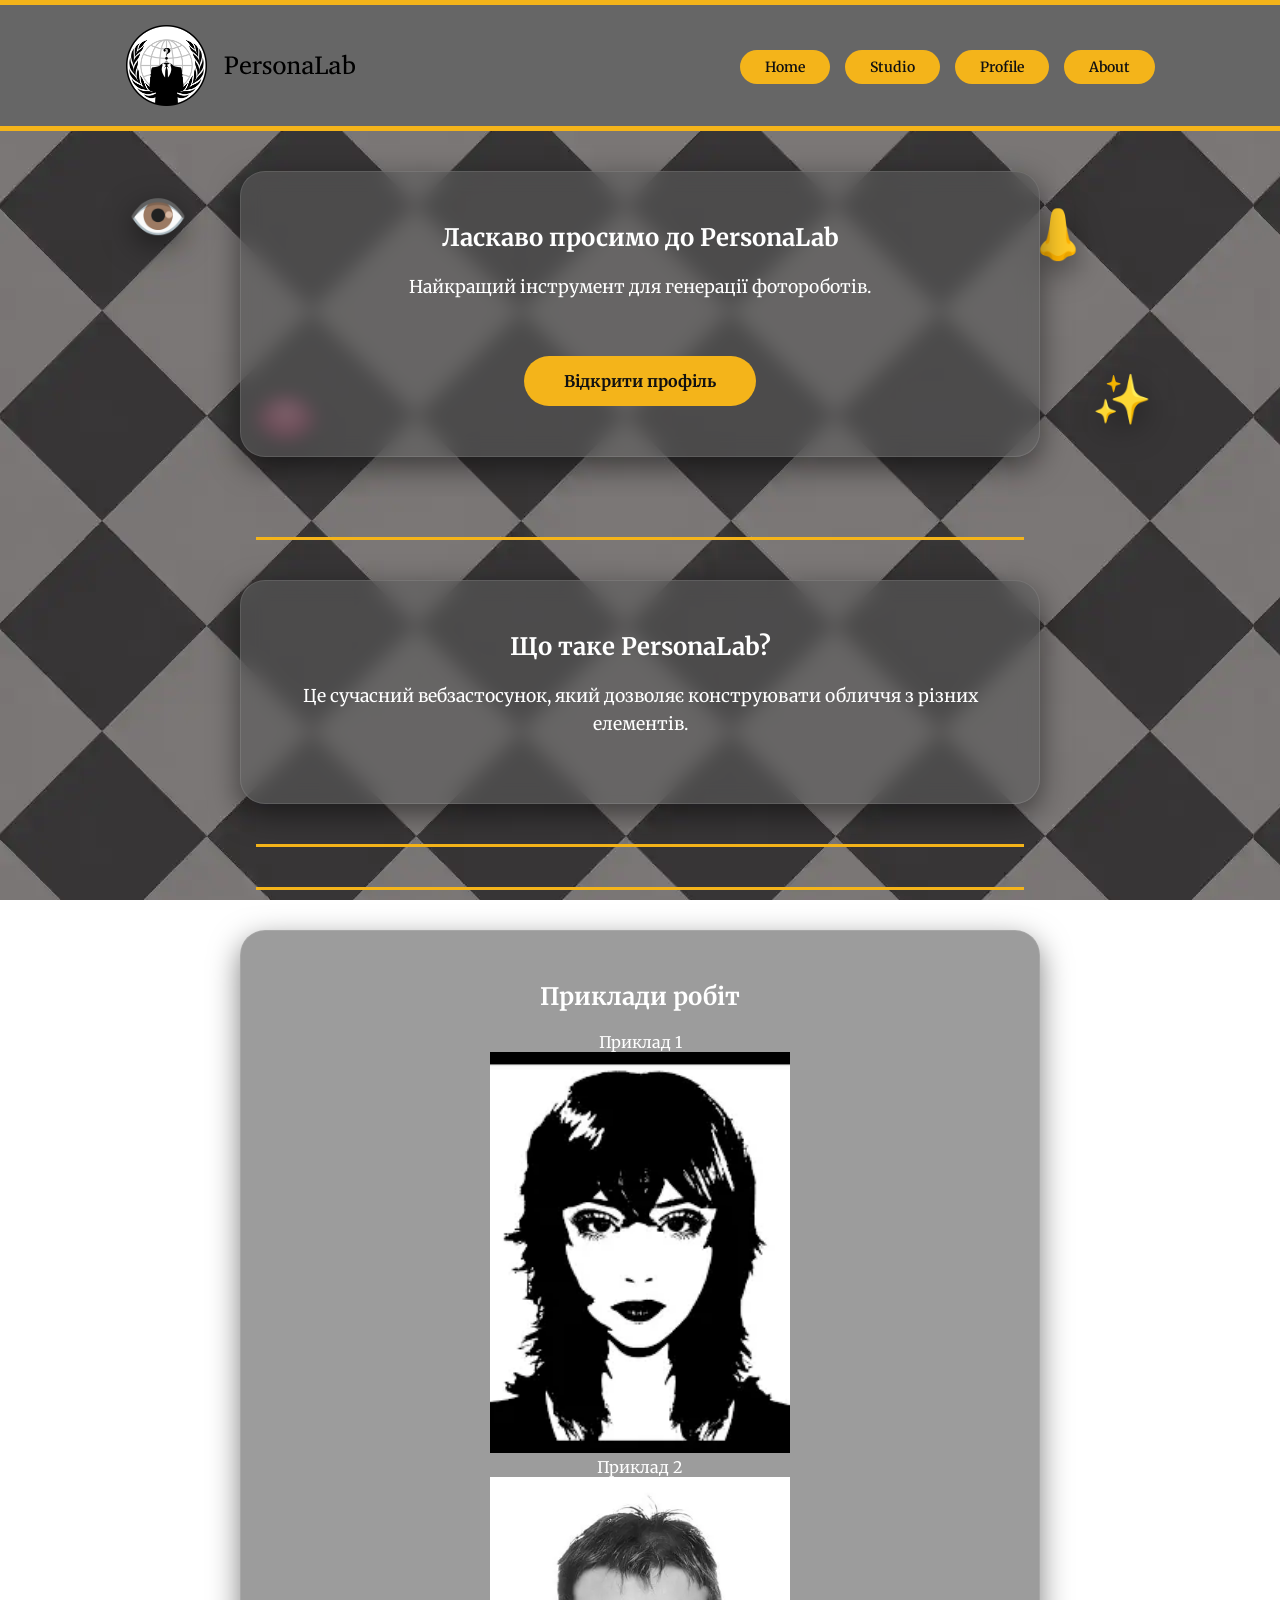
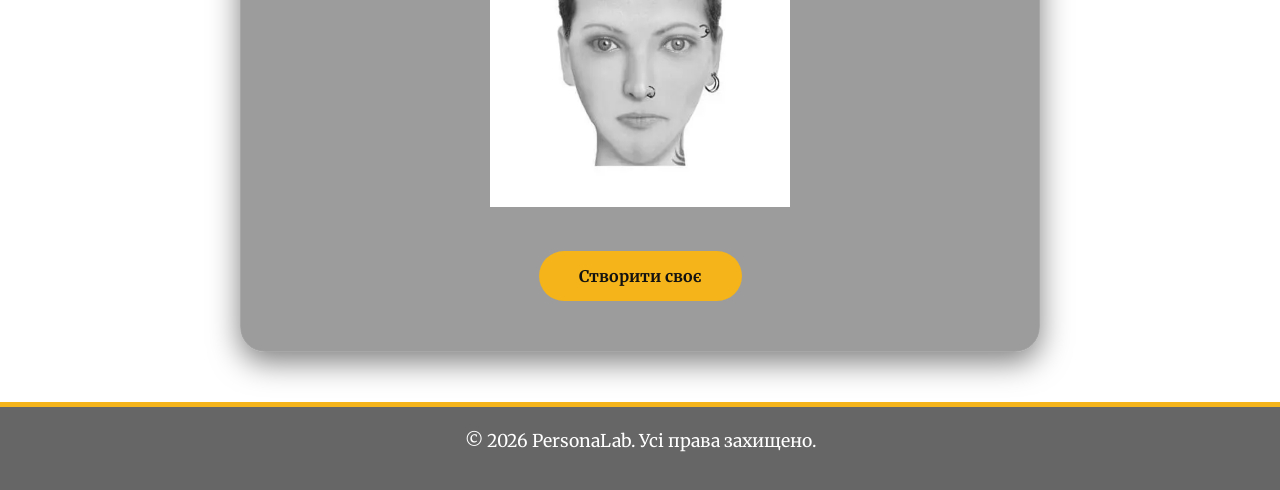
<file: index.html>
<!DOCTYPE html>
<html lang="en">
<head>

<meta name="google-site-verification" content="g_oSnSvFZQ_JvrrJF-BnQk0oIxOc4r8KllK8gc0RSuA" />

    <meta charset="UTF-8">
    <meta name="viewport" content="width=device-width, initial-scale=1.0">
   <title>PersonaLab - Генератор унікальних персонажів та фотороботів</title>
    <meta name="description" content="Створіть свій унікальний аватар або фоторобот онлайн за допомогою PersonaLab. Великий вибір очей, зачісок та форм обличчя в ретро-редакторі.">
    <meta name="keywords" content="генератор персонажів, аватар онлайн, створити фоторобот, PersonaLab">
    <link rel="stylesheet" href="style.min.css">
    <link rel="shortcut icon" href="images/favicon.svg" type="image/x-icon">
    <link rel="preconnect" href="https://fonts.googleapis.com">
    <link rel="preconnect" href="https://fonts.gstatic.com" crossorigin>
    <link href="https://fonts.googleapis.com/css2?family=Merriweather:ital,opsz,wght@0,18..144,300..900;1,18..144,300..900&display=swap" rel="stylesheet">
</head>
<body>

    <header class="header">
      <div class="header_wrapper">
        <nav class="header_nav">
            <img src="images/header.svg" alt="">
            <ul class="header_list">
                <li class="header_list-item">
                    <a class="header_list-link" href="index.html">Home</a>
                </li>
                <li class="header_list-item">
                    <a class="header_list-link" href="studio.html">Studio</a>
                </li>
                <li class="header_list-item">
                    <a class="header_list-link" href="profile.html">Profile</a>
                </li>
                <li class="header_list-item">
                    <a class="header_list-link" href="about.html">About</a>
                </li>
            </ul>
        </nav>
      </div>  
    </header>

   <main>
        <section class="hero parallax-container">
            <div class="parallax-item" data-speed="-5" style="top: 15%; left: 10%;">👁️</div>
            <div class="parallax-item" data-speed="3" style="top: 70%; left: 20%;">👄</div>
            <div class="parallax-item" data-speed="-2" style="top: 20%; right: 15%;">👃</div>
            <div class="parallax-item" data-speed="6" style="top: 65%; right: 10%;">✨</div>

            <div class="hero_container">
                <h1>Ласкаво просимо до PersonaLab</h1>
                <p>Найкращий інструмент для генерації фотороботів.</p>
                <br>
                <a class="btn-primary" href="profile.html">Відкрити профіль</a>
            </div>
        </section> 

        <hr>

        <section class="what-is">
            <h2>Що таке PersonaLab?</h2>
            <p>Це сучасний вебзастосунок, який дозволяє конструювати обличчя з різних елементів.</p>
        </section>

        <hr>

        <hr>


        <section class="examples">
            <h2>Приклади робіт</h2>
            <div class="examples-grid">
                <div class="example-box">Приклад 1</div>
                <img src="images/pol1.webp" alt="фоторобот" width="300" loading="lazy">
                <div class="example-box">Приклад 2</div>
                <img src="images/pol2.webp" alt="фоторобот" width="300" loading="lazy">
            </div>
            <br>
            <a class="btn-primary" href="studio.html">Створити своє</a>
        </section>
   </main>

    <footer class="footer">
        <div class="footer_wrapper">
            <p>&copy; 2026 PersonaLab. Усі права захищено.</p>
        </div>
    </footer>
    
<script src="script.js" defer></script>
</body>
</html>
</file>
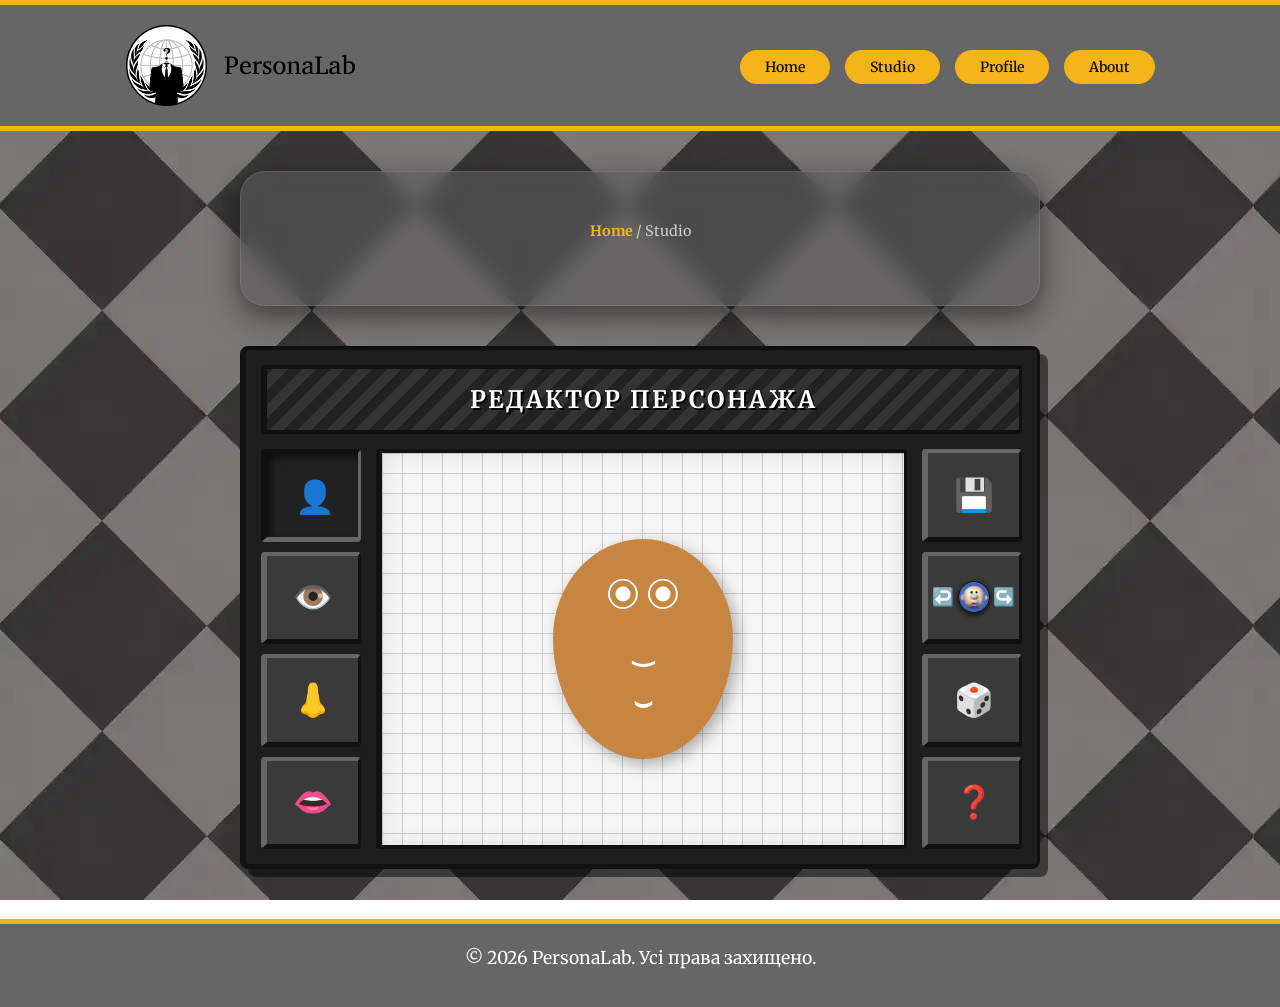
<file: studio.html>
<!DOCTYPE html>
<html lang="en">
<head>
    <meta charset="UTF-8">
    <meta name="viewport" content="width=device-width, initial-scale=1.0">
    <title>Студія PersonaLab - Створити персонажа онлайн</title>
    <meta name="description" content="Інтерактивний ретро-редактор для створення унікальних фотороботів та аватарів. Обирайте форму обличчя, очі, ніс та рот.">   <link rel="stylesheet" href="style.min.css">
    <link rel="shortcut icon" href="images/favicon.svg" type="image/x-icon">
    <link rel="preconnect" href="https://fonts.googleapis.com">
    <link rel="preconnect" href="https://fonts.gstatic.com" crossorigin>
    <link href="https://fonts.googleapis.com/css2?family=Merriweather:ital,opsz,wght@0,18..144,300..900;1,18..144,300..900&display=swap" rel="stylesheet">
</head>
<body>
    <header class="header">
        <div class="header_wrapper">
            <nav class="header_nav">
                <img src="images/header.svg" alt="Logo">
                <ul class="header_list">
                    <li class="header_list-item">
                        <a class="header_list-link" href="index.html">Home</a>
                    </li>
                    <li class="header_list-item">
                        <a class="header_list-link" href="studio.html">Studio</a>
                    </li>
                    <li class="header_list-item">
                        <a class="header_list-link" href="profile.html">Profile</a>
                    </li>
                    <li class="header_list-item">
                        <a class="header_list-link" href="about.html">About</a>
                    </li>
                </ul>
            </nav>
        </div>  
    </header>

    <main>
    <main>
    <section class="page-header">
        <div class="breadcrumbs">
            <a href="index.html">Home</a> / <span>Studio</span>
        </div>
    </section>

    <div class="retro-editor">
        
        <div class="editor-header">
            <h2>Редактор персонажа</h2>
        </div>

        <div class="editor-body">
            
            <div class="column-left">
                <button class="retro-btn active" id="btn-skin" title="Форма обличчя та колір">👤</button>
                <button class="retro-btn" id="btn-eyes" title="Очі">👁️</button>
                <button class="retro-btn" id="btn-nose" title="Ніс">👃</button>
                <button class="retro-btn" id="btn-mouth" title="Рот">👄</button>
            </div>

            <div class="column-center">
                <div class="face-preview" id="face-box">
                    <div id="face-eyes">◉ ◉</div>
                    <div id="face-nose">‿</div>
                    <div id="face-mouth">⌣</div>
                </div>
            </div>

            <div class="column-right">
                <button class="retro-btn" id="btn-save" title="Зберегти">💾</button>
                
                <div class="retro-btn action-group" title="Скасувати / Повторити">
                    <button id="btn-undo" class="mini-btn">↩️</button>
                    <img src="images/booh-booh-yeah.webp" alt="Oops" class="kidpix-guy">
                    <button id="btn-redo" class="mini-btn">↪️</button>
                </div>
                
                <button class="retro-btn" id="btn-random" title="Рандомайзер">🎲</button>
                <button class="retro-btn" id="btn-help" title="Інструкція (Guide)">❓</button>
            </div>

        </div>
    </div>
</main>
</main>
    <footer class="footer">
        <div class="footer_wrapper">
            <p>&copy; 2026 PersonaLab. Усі права захищено.</p>
        </div>
    </footer>
   <script src="script.js" defer></script>
</body>
</html>
</file>
<file: style.min.css>
a:hover,body,h1,h2,h3{color:var(--text-light)}.footer,td,th{text-align:center}:root{--accent-yellow:#f4b41a;--dark-gray:#333333;--text-light:#ffffff}*{margin:0;padding:0;box-sizing:border-box}body{font-family:Merriweather,serif;background-image:url('images/bg-pattern.webp');background-repeat:repeat;background-attachment:fixed}.header{background-color:#666;padding-block:20px;border-bottom:5px solid var(--accent-yellow);border-top:5px solid var(--accent-yellow)}.header_wrapper{max-width:1069px;margin-inline:auto;padding:0 20px}.header_nav{display:flex;justify-content:space-between;align-items:center}.header_list{display:flex;gap:15px;list-style:none}.header_list-link{font-weight:600;font-size:14px;color:#111;background-color:var(--accent-yellow);padding:8px 25px;border-radius:20px;text-decoration:none;transition:background-color .3s,transform .2s}.btn-primary,a{text-decoration:none;font-weight:700}.breadcrumbs,.form-group label{font-size:.9rem;color:#ccc}.header_list-link:hover{background-color:#f4b41a}.header_list-link:active{background-color:#b07d0a;transform:translateY(0)}.about-info,.auth-forms,.contact-form,.examples,.guide-content,.hero_container,.how-it-works,.page-header,.profile-intro,.studio-workspace,.welcome,.what-is{background-color:rgba(90,90,90,.6);backdrop-filter:blur(10px);border-radius:25px;padding:50px 40px;max-width:800px;margin:40px auto;text-align:center;box-shadow:0 10px 30px rgba(0,0,0,.5);border:1px solid rgba(255,255,255,.1)}h1,h2,h3{margin-bottom:20px}.breadcrumbs,p{margin-bottom:15px}p{line-height:1.6;font-size:1.1rem}.btn-primary{display:inline-block;background-color:var(--accent-yellow);color:#111;padding:15px 40px;border-radius:30px;margin-top:20px;transition:.3s}.btn-link,a:hover{text-decoration:underline}.btn-primary:hover{background-color:#d49a11}.btn-secondary:hover,.tab-btn.active,hr{background-color:var(--accent-yellow)}hr{border:none;height:3px;margin:40px auto;width:60%}.footer{padding:20px;background-color:#666;border-top:5px solid var(--accent-yellow);margin-top:50px}.form-box,table{background-color:rgba(0,0,0,.2)}a{color:var(--accent-yellow);transition:color .3s,text-decoration .3s}.btn-secondary,th{color:var(--accent-yellow);font-weight:700}table{width:100%;border-collapse:collapse;margin:25px 0}td,th{padding:15px;border:1px solid rgba(255,255,255,.1)}th{background-color:rgba(0,0,0,.4);letter-spacing:1px}tr:hover{background-color:rgba(244,180,26,.15);transition:background-color .3s}.forms-container{display:flex;flex-wrap:wrap;gap:40px;justify-content:center}.form-box{flex:1;min-width:280px;padding:30px;border-radius:15px;border:1px solid rgba(255,255,255,.05)}.form-group{margin-bottom:20px;text-align:left}.form-group label{display:block;margin-bottom:8px;letter-spacing:1px}input[type=email],input[type=password],input[type=text],textarea{width:100%;padding:12px 15px;background-color:rgba(255,255,255,.1);border:1px solid rgba(255,255,255,.2);border-radius:8px;color:var(--text-light);font-family:inherit;font-size:1rem;transition:border-color .3s,box-shadow .3s;outline:0}input[type=email]:focus,input[type=password]:focus,input[type=text]:focus,textarea:focus{border-color:var(--accent-yellow);box-shadow:0 0 8px rgba(244,180,26,.5);background-color:rgba(255,255,255,.15)}button{cursor:pointer;border:none;font-family:inherit;font-size:1rem}.btn-secondary{display:inline-block;background-color:transparent;border:2px solid var(--accent-yellow);padding:13px 38px;border-radius:30px;transition:.3s;margin-top:10px}.btn-secondary:hover{color:#111}.auth-container{max-width:400px;margin:0 auto;background-color:rgba(0,0,0,.2);padding:30px;border-radius:15px;border:1px solid rgba(255,255,255,.05)}.auth-tabs{display:flex;gap:10px;margin-bottom:25px}.tab-btn{flex:1;padding:12px;background-color:transparent;border:2px solid rgba(255,255,255,.2);color:var(--text-light);border-radius:8px;transition:.3s;font-weight:700}.retro-btn,.user-stats{justify-content:center}.btn-link,.toggle-password{transition:color .3s;cursor:pointer}.tab-btn.active{color:#111;border-color:var(--accent-yellow)}.btn-link:hover,.stat-item strong,.toggle-password:hover{color:var(--accent-yellow)}.tab-btn:hover:not(.active){border-color:var(--accent-yellow);color:var(--accent-yellow)}.password-box{position:relative;margin-bottom:15px}.password-box input{margin-bottom:0}.toggle-password{position:absolute;right:12px;top:50%;transform:translateY(-50%);background:0 0;border:none;font-size:18px;color:#aaa}.hero_container,.textarea-box{position:relative}#char-counter{text-align:right;font-size:.8rem;color:#aaa;margin-top:-10px;margin-bottom:15px}.text-danger{color:#ff4d4d!important;font-weight:700}.profile-card{background-color:rgba(0,0,0,.3);padding:40px;border-radius:20px;border:2px solid var(--accent-yellow);text-align:center}.user-avatar{width:80px;margin-bottom:15px;filter:invert(1)}.status-badge{background:var(--accent-yellow);color:#000;padding:2px 10px;border-radius:10px;font-size:.9rem;font-weight:700}.user-stats{display:flex;gap:30px;margin:25px 0;padding:20px;background:rgba(255,255,255,.05);border-radius:10px}.stat-item strong{display:block;font-size:1.5rem}.btn-link{background:0 0;border:none;color:#aaa;font-size:.9rem}.editor-header,.retro-editor{border-color:#111;padding:15px}.dashboard-actions{margin-top:20px}.retro-editor{background-color:#1e1e1e;border-style:solid;border-width:4px 3px 5px 6px;border-radius:8px;max-width:800px;margin:40px auto;box-shadow:8px 8px 0 rgba(0,0,0,.5)}.column-center,.editor-header,.retro-btn{border-style:solid;border-radius:4px}.editor-header{background:repeating-linear-gradient(-45deg,#333,#333 10px,#222 10px,#222 20px);border-width:4px 3px 4px 6px;text-align:center;margin-bottom:15px}.editor-header h2{margin:0;color:var(--text-light);text-transform:uppercase;letter-spacing:2px;text-shadow:2px 2px 0 #000}.editor-body{display:grid;grid-template-columns:100px 1fr 100px;gap:15px;height:400px}.column-left,.column-right{display:grid;grid-template-rows:repeat(4,1fr);gap:10px}.retro-btn{background-color:#3a3a3a;border-width:4px 3px 5px 6px;border-color:#666 #111 #111 #666;font-size:2rem;display:flex;align-items:center;cursor:pointer;transition:background-color .1s;color:#fff}.retro-btn:hover{background-color:#4a4a4a}.retro-btn.active,.retro-btn:active{background-color:#222;border-color:#111 #666 #666 #111;box-shadow:inset 4px 4px 8px rgba(0,0,0,.6);padding-top:4px;padding-left:4px}.column-center{background-color:#f5f5f5;background-image:linear-gradient(#ccc 1px,transparent 1px),linear-gradient(90deg,#ccc 1px,transparent 1px);background-size:20px 20px;border-color:#111;border-width:4px 3px 4px 6px;display:flex;justify-content:center;align-items:center;box-shadow:inset 0 0 20px rgba(0,0,0,.1)}.face-preview{width:180px;height:220px;background-color:#c68642;border-radius:50%/45% 45% 55% 55%;display:flex;flex-direction:column;align-items:center;justify-content:center;gap:15px;transition:background-color .3s;box-shadow:5px 5px 15px rgba(0,0,0,.3)}#face-eyes{font-size:35px;font-weight:700}#face-nose{font-size:25px;font-weight:700}#face-mouth{font-size:30px;font-weight:700}.action-group{display:flex;justify-content:space-evenly;align-items:center;padding:0;cursor:default}.action-group:active{border-color:#666 #111 #111 #666;background-color:#3a3a3a;box-shadow:none;padding:0}.mini-btn{background:0 0;border:none;font-size:1.1rem;cursor:pointer;transition:transform .1s}.mini-btn:active{transform:scale(.8) translateY(2px)}.kidpix-guy{width:32px;height:32px;border-radius:50%;object-fit:cover;box-shadow:0 2px 5px rgba(0,0,0,.8);border:1px solid #111}.parallax-container{position:relative;overflow:hidden}.hero_container{z-index:2}.parallax-item{position:absolute;font-size:3rem;z-index:1;user-select:none;pointer-events:none;filter:drop-shadow(0px 10px 15px rgba(0, 0, 0, .5));transition:transform .1s ease-out}img{max-width:100%;height:auto;object-fit:contain}@media screen and (max-width:768px){.header_nav{flex-direction:column;gap:15px}.header_list{flex-wrap:wrap;justify-content:center;gap:10px}.about-info,.auth-forms,.contact-form,.examples,.guide-content,.hero_container,.how-it-works,.page-header,.profile-intro,.studio-workspace,.welcome,.what-is{padding:30px 20px;margin:20px 10px}.editor-body{grid-template-columns:1fr;grid-template-rows:auto auto auto;height:auto;gap:20px}.column-left,.column-right{grid-template-columns:repeat(4,1fr);grid-template-rows:auto}.retro-btn{font-size:1.5rem;padding:5px 0;border-width:3px 2px 4px 5px}.kidpix-guy{width:24px;height:24px}.mini-btn{font-size:1rem}.face-preview{width:140px;height:180px;gap:10px}#face-eyes{font-size:28px}#face-nose{font-size:20px}#face-mouth{font-size:24px}}@media screen and (max-width:480px){h1{font-size:1.5rem}h2{font-size:1.2rem}.header_list-link{padding:8px 15px;font-size:12px}}
</file>
